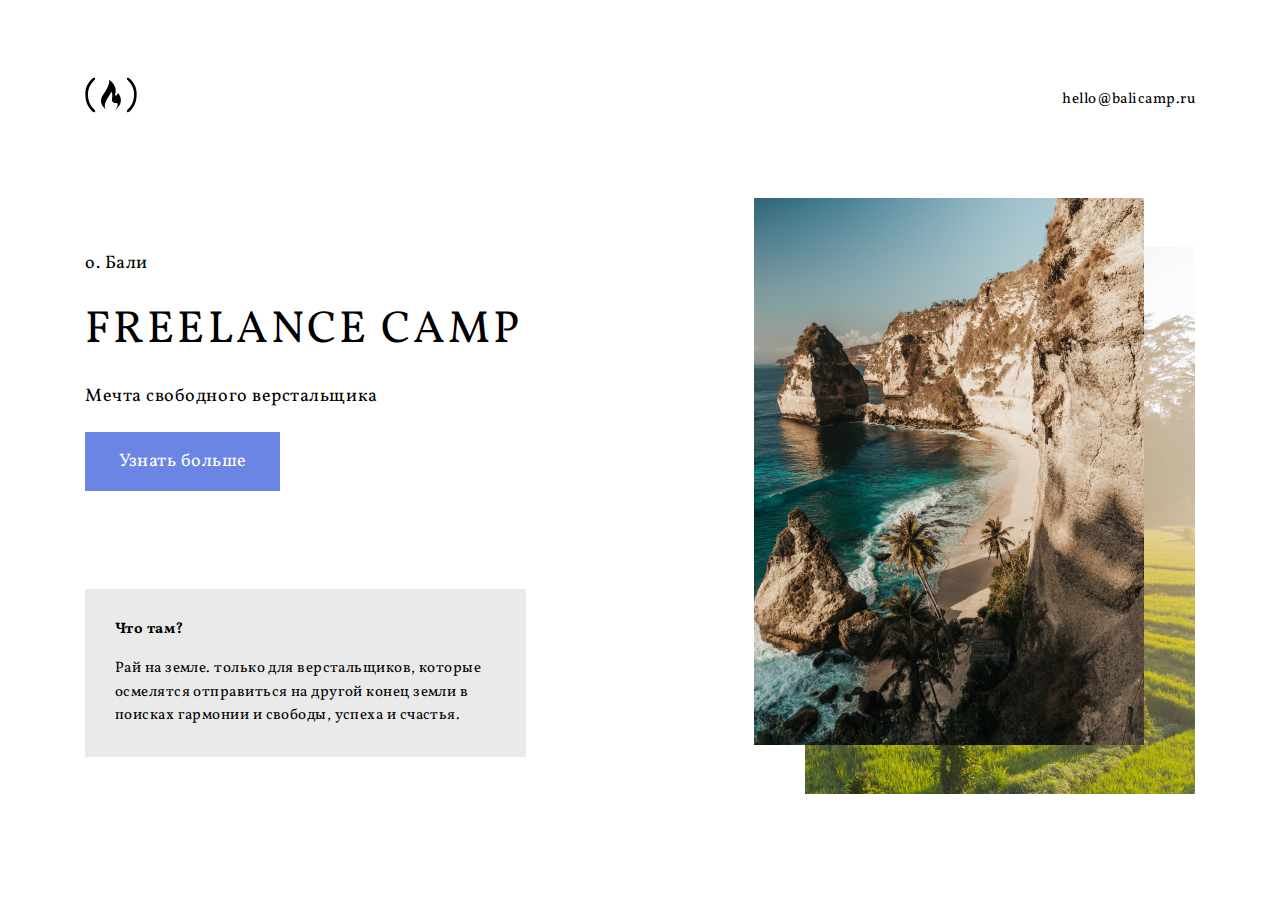
<file: index.html>
<!DOCTYPE html>
<html lang="ru">
<head>
    <meta charset="UTF-8">
    <meta http-equiv="X-UA-Compatible" content="IE=edge">
    <meta name="viewport" content="width=device-width, initial-scale=1.0">
    <title>Freelance camp</title>
    <link rel="preconnect" href="https://fonts.googleapis.com">
    <link rel="preconnect" href="https://fonts.gstatic.com" crossorigin>
    <link href="https://fonts.googleapis.com/css2?family=Vollkorn:wght@400;700&display=swap" rel="stylesheet">
    <link rel="stylesheet" href="css/main.css">
</head>
<body>
    <header class="header">
        <div class="container">
            <div class="nav">
                <a href="#">
                    <img src="img/logo.svg" alt="Freelance camp">
                </a>
                <a href="mailto: hello@balicamp.ru" class="mail">
                    hello@balicamp.ru
                </a>
            </div>
            <div class="header-content">
                <div class="content-wrapper">
                    <div class="offer">
                        <p class="place">
                            о. Бали
                        </p>
                        <h1 class="offer-title">
                            Freelance camp
                        </h1>
                        <p class="desc">
                            Мечта свободного верстальщика
                        </p>
                        <a href="#" class="btn">
                            Узнать больше
                        </a>
                    </div>
                    <div class="intro">
                        <h4 class="intro-title">
                            Что там?
                        </h4>
                        <p>
                            Рай на земле. только для верстальщиков,
                            которые осмелятся отправиться на другой 
                            конец земли в поисках гармонии и
                            свободы, успеха и счастья.
                        </p>
                    </div>
                </div>
                <img src="img/bali.png" alt="bali" class="bali-img">
            </div>
        </div>
    </header>
    
</body>
</html>
</file>
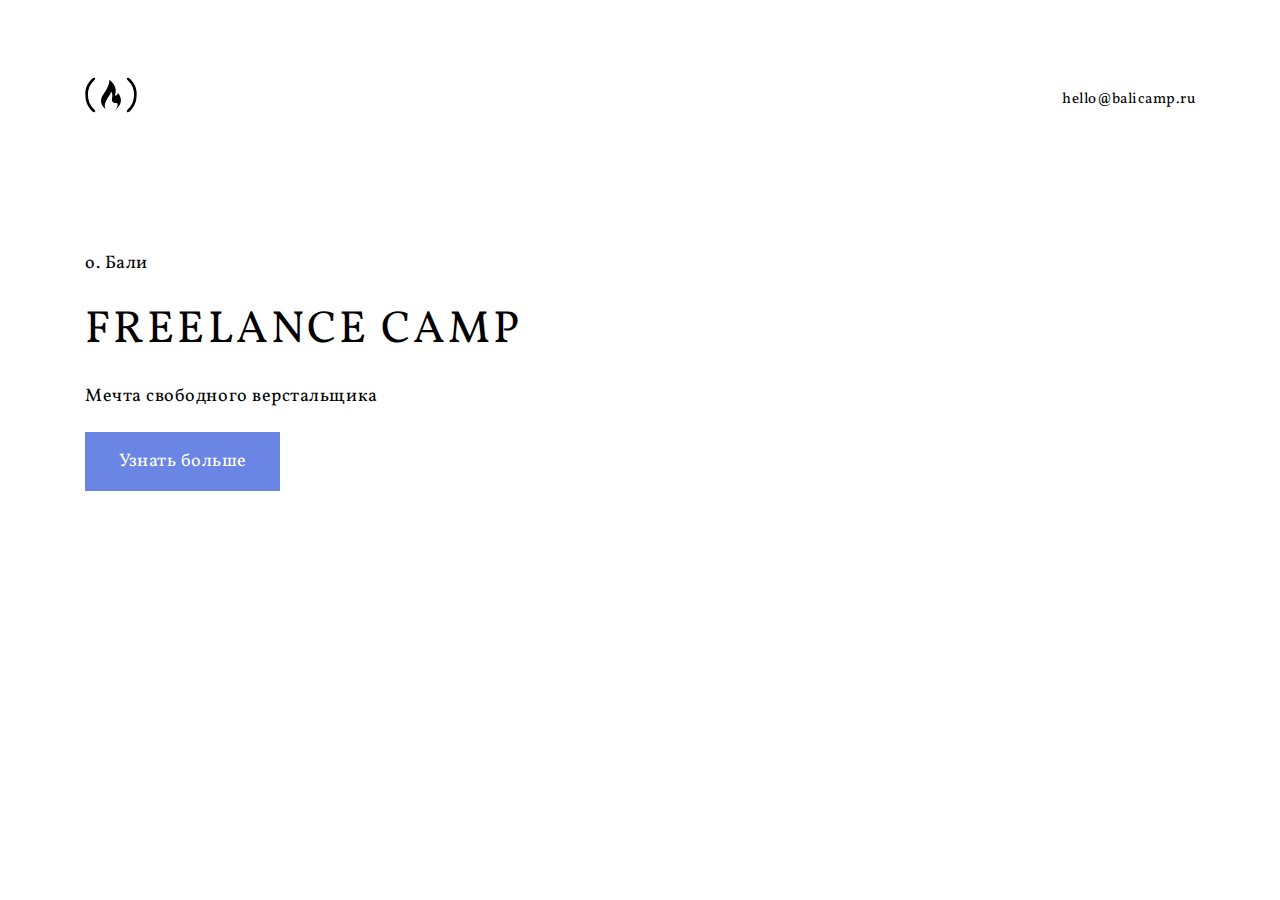
<file: index (Conflicted copy from DESKTOP-2I2L12V on 2022-02-21).html>
<!--
<!DOCTYPE html>
<html lang="ru">
<head>
    <meta charset="UTF-8">
    <meta http-equiv="X-UA-Compatible" content="IE=edge">
    <meta name="viewport" content="width=device-width, initial-scale=1.0">
    <title>изучение HTML5</title>
</head>
<body>
    <header>
        .
    </header>
    <section>
        ...
    </section>
    <section>
        ...
    </section>
    <section>
        ...
    </section> 
    <section>
        ...
    </section>
    <footer>
        .
    </footer>   
    
    
    
    
    
    
    
    
    
    
    
    
    
    
    
    
    Привет, мир!
    <h1>Заголовок H1</h1>
    <h2>Заголовок H2</h2>
    <h3>Заголовок H3</h3>
    <h4>Заголовок H4</h4>
    <h5>Заголовок H5</h5>
    <h6>Заголовок H6</h6>
    <P>
        <br>Абзац <span style="color: green;">текста</span> ,  параграф тут идет такой красивыйпараграф <br>тут идет такой красивыйпараграф 
        тут идет такой красивыйпараграф<br> 
        тут идет такой красивыйпараграф тут идет такой красивый
    </P>
    <a href="https://www.google.com">Кликни меня</a>
    <a href="https://www.google.com" target="_blank" title="Заголовочек">google.com</a>
    <img src="https://c4.wallpaperflare.com/wallpaper/56/368/958/anime-lufy-one-piece-wallpaper-preview.jpg" alt="anime lufy one piece">
    <ul>
        <li>
            пункт списка
        </li>
        <li>
            пункт списка
        </li><li>
            пункт списка
        </li><li>
            пункт списка
    </ul>
    <ol>
        <li>
            пункт списка
        </li>
        <li>
            пункт списка
        </li><li>
            пункт списка
        </li><li>
            пункт списка
    </ol>
    <form action="#">
        <input type="text" name="name" placeholder="Имя" required>
        <input type="email" name="email" placeholder="E-mail" required>
        <input type="tel" name="phone" placeholder="Телефон" required>
        <button type="submit">отправить данные</button>
    </form>
    <dir>
        <p><span style="color: darkgreen;">смотреть онлайн</span></p>
        <img src="https://static.wikia.nocookie.net/thenarutofanon/images/d/dc/Naruto%27s_Sage_Mode.png/revision/latest/scale-to-width-down/200?cb=20170531011743" alt="naruto">
    </dir>
</body>
-->

<!DOCTYPE html>
<html lang="ru">
<head>
    <meta charset="UTF-8">
    <meta http-equiv="X-UA-Compatible" content="IE=edge">
    <meta name="viewport" content="width=device-width, initial-scale=1.0">
    <title>Freelance camp</title>
    <link rel="preconnect" href="https://fonts.googleapis.com">
    <link rel="preconnect" href="https://fonts.gstatic.com" crossorigin>
    <link href="https://fonts.googleapis.com/css2?family=Vollkorn:wght@400;700&display=swap" rel="stylesheet">
    <link rel="stylesheet" href="css/main.css">
</head>
<body>
    <header class="header">
        <div class="container">
            <div class="nav">
                <a href="#">
                    <img src="img/logo.svg" alt="Freelance camp">
                </a>
                <a href="mailto: hello@balicamp.ru" class="mail">
                    hello@balicamp.ru
                </a>
            </div>
            <div class="header-content">
                <div class="offer">
                    <p class="place">
                        о. Бали
                    </p>
                    <h1 class="offer-title">
                        Freelance camp
                    </h1>
                    <p class="desc">
                        Мечта свободного верстальщика
                    </p>
                    <a href="#" class="btn">
                        Узнать больше
                    </a>
                </div>
            </div>
        </div>
    </header>
    
</body>
</html>
</file>
<file: css/main.css>
body{
    padding: 0;
    margin: 0;
    color: #000;
    font-size: 15px;
    font-family: 'vollkorn', serif;
    font-weight: 400;
    letter-spacing: 0.03em;
    line-height: 1.55em;
}

* {
    box-sizing: border-box;
}

p {
    letter-spacing: 0.03em;
    line-height: 1.55em;
    margin: 0;
}

h1, h2, h3, h4, h5, h6 {
    font-weight: 400;
    padding: 0;
    margin: 0;
    line-height: 1.4em;
}

.container {
    width: 1110px;
    margin: 0 auto;
    /* border: 1px solid red ; */
}

.header-content{
    display: flex;
    justify-content: space-between;
}

.header{
    padding-top: 72px;
}

.nav{
    display: flex;
    justify-content: space-between;
    align-items: center;
    margin-bottom: 72px;
}

a{
    color: #000;
    text-decoration: none;
}

.offer{
    margin-bottom: 98px;
    margin-top: 52px;
}

.place{
    font-size: 18px;
    margin-bottom: 21px;
}

.offer-title{
    font-size: 45px;
    text-transform: uppercase;
    letter-spacing: 0.07em;
}

.desc{
    font-size: 18px;
    margin-bottom: 21px;
    margin-top: 21px;
}

.btn{
    color: #fff;
    background: #6a85e3;
    font-size: 18px;
    padding: 18px 30px;
    font-weight: 700px;
    display: block;
    width: 195px;
    text-align: center;
}

.btn:hover{
    background: #5e77d4;
}

.btn:active{
    background:#415bb8
}

.intro{
    background: #EAEAEA;
    padding: 30px;
    width: 441px;
}

.intro-title {
    font-weight: 700;
    margin-bottom: 17px;
}

.bali-img{

}
</file>
